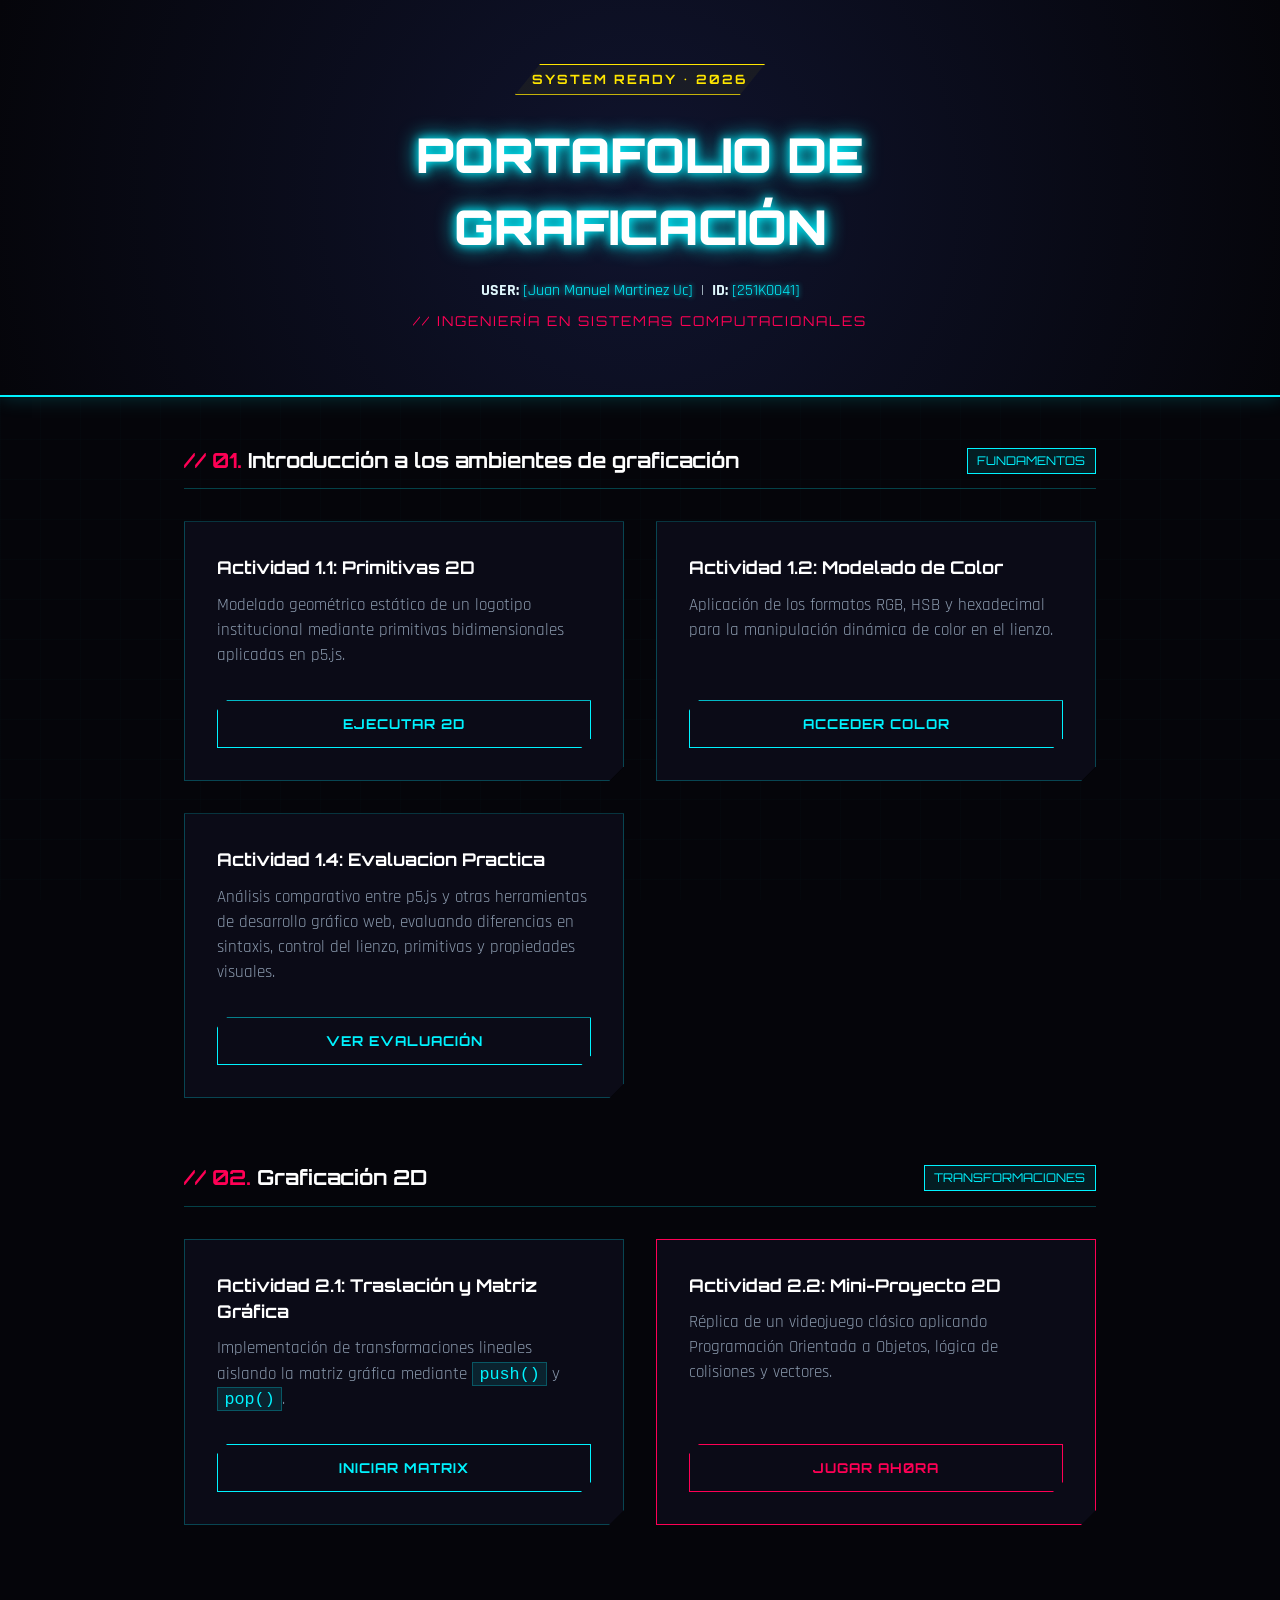
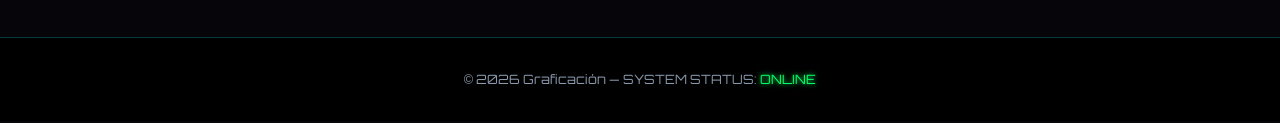
<file: index.html>
<!DOCTYPE html>
<html lang="es">
<head>
    <meta charset="UTF-8">
    <meta name="viewport" content="width=device-width, initial-scale=1.0">
    <meta name="description" content="Portafolio de prácticas de la materia de Graficación - ISC.">
    <title>Portafolio Cyberpunk | Graficación ISC</title>
    
    <link rel="preconnect" href="https://fonts.googleapis.com">
    <link rel="preconnect" href="https://fonts.gstatic.com" crossorigin>
    <link href="https://fonts.googleapis.com/css2?family=Orbitron:wght@500;700;900&family=Rajdhani:wght@500;600;700&display=swap" rel="stylesheet">
    
    <link rel="stylesheet" href="CSS/style.css">
</head>
<body>

    <!-- Fondo de Cuadrícula Dinámica y Contenedor de Partículas -->
    <div class="cyber-grid"></div>
    <div id="particles-container"></div>

    <header class="hero">
        <div class="hero-container">
            <span class="badge" data-glitch="SYSTEM READY">SYSTEM READY • 2026</span>
            <h1 class="glitch-title" data-text="Portafolio de Graficación">Portafolio de Graficación</h1>
            <p class="author-info">
                <strong>USER:</strong> <span class="cyber-text">[Juan Manuel Martinez Uc]</span> &nbsp;|&nbsp; 
                <strong>ID:</strong> <span class="cyber-text">[251K0041]</span>
            </p>
            <p class="subtext">// INGENIERÍA EN SISTEMAS COMPUTACIONALES</p>
        </div>
    </header>

    <main class="main-container">

        <!-- Unidad 1 -->
        <section class="unidad-seccion">
            <div class="section-header">
                <h2><span>// 01.</span> Introducción a los ambientes de graficación</h2>
                <span class="unit-tag">Fundamentos</span>
            </div>
            
            <div class="grid-actividades">
                <article class="tarjeta-actividad" data-tilt>
                    <div class="card-content">
                        <h3>Actividad 1.1: Primitivas 2D</h3>
                        <p>Modelado geométrico estático de un logotipo institucional mediante primitivas bidimensionales aplicadas en p5.js.</p>
                    </div>
                    <a href="https://editor.p5js.org/Juan-M-martinez-Uc/full/m8vUhTrFT" target="_blank" rel="noopener noreferrer" class="btn-enlace">
                        <span>EJECUTAR 2D</span>
                    </a>
                </article>

                <article class="tarjeta-actividad" data-tilt>
                    <div class="card-content">
                        <h3>Actividad 1.2: Modelado de Color</h3>
                        <p>Aplicación de los formatos RGB, HSB y hexadecimal para la manipulación dinámica de color en el lienzo.</p>
                    </div>
                    <a href="https://editor.p5js.org/Juan-M-martinez-Uc/full/XwELN2bNk" target="_blank" rel="noopener noreferrer" class="btn-enlace">
                        <span>ACCEDER COLOR</span>
                    </a>
                </article>

                  <article class="tarjeta-actividad" data-tilt>
                    <div class="card-content">
                        <h3>Actividad 1.4: Evaluacion  Practica</h3>
                        <p>Análisis comparativo entre p5.js y otras herramientas de desarrollo gráfico web, evaluando diferencias en sintaxis, control del lienzo, primitivas y propiedades visuales.</p>                    </div>
                    <a href="lienzo primitivo.html" target="_blank" rel="noopener noreferrer" class="btn-enlace">
                       <span>VER EVALUACIÓN</span>
                    </a>
                </article>
            </div>
        </section>

        <!-- Unidad 2 -->
        <section class="unidad-seccion">
            <div class="section-header">
                <h2><span>// 02.</span> Graficación 2D</h2>
                <span class="unit-tag">Transformaciones</span>
            </div>

            <div class="grid-actividades">
                <article class="tarjeta-actividad" data-tilt>
                    <div class="card-content">
                        <h3>Actividad 2.1: Traslación y Matriz Gráfica</h3>
                        <p>Implementación de transformaciones lineales aislando la matriz gráfica mediante <code>push()</code> y <code>pop()</code>.</p>
                    </div>
                    <a href="#" target="_blank" rel="noopener noreferrer" class="btn-enlace">
                        <span>INICIAR MATRIX</span>
                    </a>
                </article>

                <article class="tarjeta-actividad highlight" data-tilt>
                    <div class="card-content">
                        <h3>Actividad 2.2: Mini-Proyecto 2D</h3>
                        <p>Réplica de un videojuego clásico aplicando Programación Orientada a Objetos, lógica de colisiones y vectores.</p>
                    </div>
                    <a href="https://editor.p5js.org/Juan-M-martinez-Uc/full/pWj_8a9rr" target="_blank" rel="noopener noreferrer" class="btn-enlace btn-primary">
                        <span>JUGAR AH0RA</span>
                    </a>
                </article>
            </div>
        </section>

    </main>

    <footer class="footer">
        <p>&copy; 2026 Graficación — SYSTEM STATUS: <span class="status-online">ONLINE</span></p>
    </footer>

    <script src="js/script.js"></script>
</body>
</html>
</file>
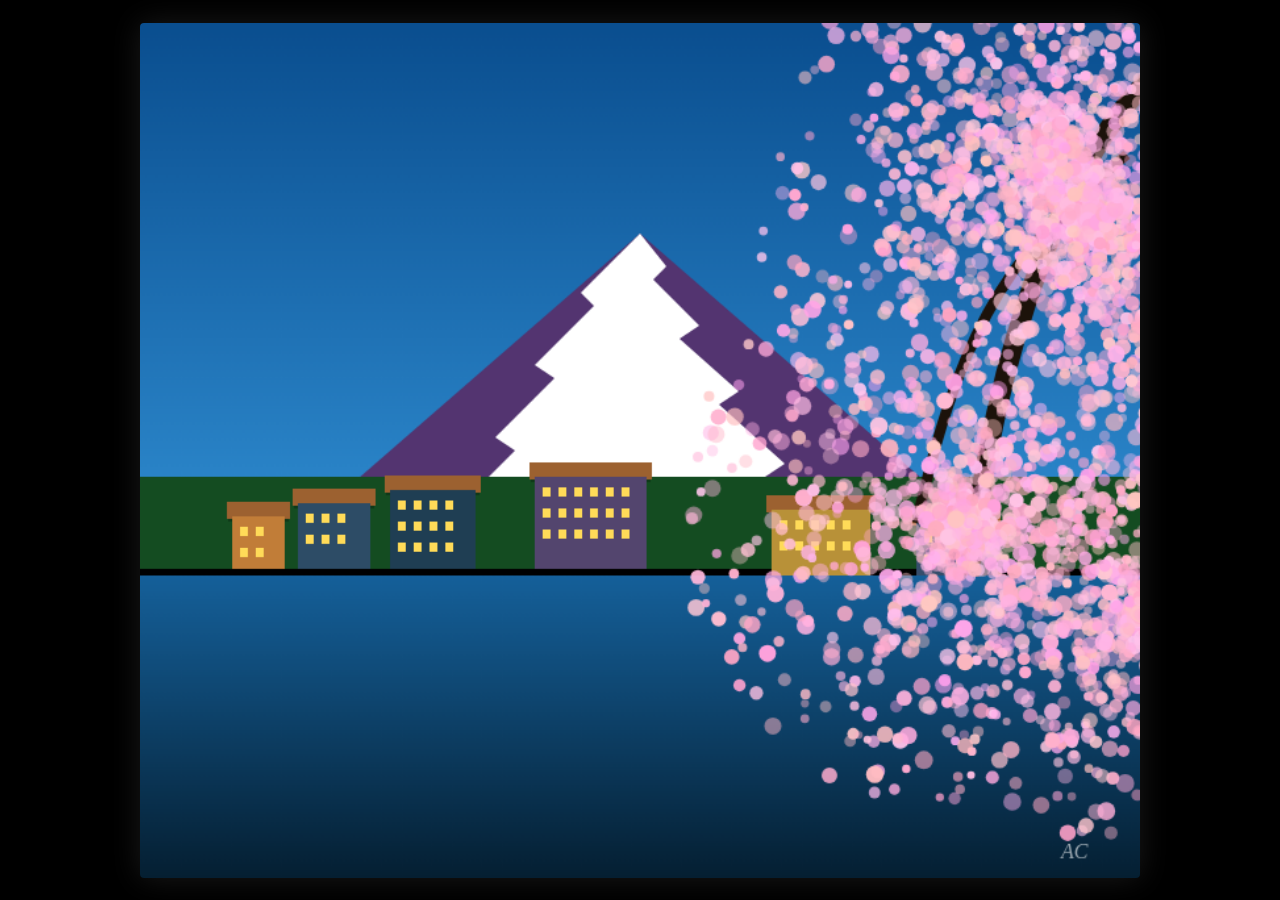
<file: lienzo primitivo.html>
<!DOCTYPE html>
<html lang="es">
<head>
    <meta charset="UTF-8">
    <meta name="viewport" content="width=device-width, initial-scale=1.0">
    <title>Pintura Monte Fuji - HTML5 Canvas Completo</title>
    
    <!-- INICIO DE ESTILOS CSS -->
    <style>
        /* Configuración de la página web para centrar el lienzo en la pantalla */
        body {
            display: flex;                 /* Utiliza un contenedor flexible */
            justify-content: center;       /* Centra horizontalmente el contenido */
            align-items: center;           /* Centra verticalmente el contenido */
            height: 100vh;                 /* Ocupa el 100% de la altura de la pantalla */
            background-color: #000;        /* Color de fondo de la página (negro) */
            margin: 0;                     /* Elimina los márgenes predeterminados del navegador */
            overflow: hidden;              /* Oculta las barras de desplazamiento */
        }

        /* Propiedades visuales del lienzo (Canvas) */
        canvas {
            width: auto;                   /* Ajusta el ancho automáticamente */
            height: 95vh;                  /* Altura adaptada al 95% de la pantalla */
            max-width: 100%;               /* Ancho máximo responsivo */
            box-shadow: 0 0 30px rgba(255,255,255,0.1); /* Sombra difuminada alrededor del lienzo */
            border-radius: 4px;            /* Esquinas ligeramente redondeadas */
        }
    </style>
    <!-- FIN DE ESTILOS CSS -->

</head>
<body>

    <!-- CREACIÓN Y CONFIGURACIÓN DEL LIENZO (HTML5 Canvas) -->
    <!-- Se define un lienzo con una resolución interna de 760 píxeles de ancho por 650 de alto -->
    <canvas id="lienzoPintura" width="760" height="650"></canvas>

    <!-- INICIO DE SCRIPT JAVASCRIPT (API NATIVA 2D) -->
    <script>
        // Obtenemos el elemento canvas del documento HTML
        const canvas = document.getElementById('lienzoPintura');
        
        // Creamos el contexto de renderizado en 2D para poder dibujar sobre el lienzo
        const ctx = canvas.getContext('2d');

        // =========================================================================
        // 1. SECCIÓN: CIELO (Primitiva geométrica: Rectángulo con gradiente de color)
        // =========================================================================
        
        // Creamos un degradado lineal vertical para simular la tonalidad del cielo
        let gradienteCielo = ctx.createLinearGradient(0, 0, 0, 350);
        gradienteCielo.addColorStop(0, '#0a4e8f'); // Color formato HEX en la parte superior (Azul oscuro)
        gradienteCielo.addColorStop(1, '#2a84c8'); // Color formato HEX en la parte inferior (Azul claro)
        
        // Aplicamos el color de relleno del gradiente
        ctx.fillStyle = gradienteCielo;
        
        // Dibujamos un rectángulo que cubre la parte superior de la pantalla (Posición X:0, Y:0, Ancho: 760, Alto: 360)
        ctx.fillRect(0, 0, canvas.width, 360);

        // =========================================================================
        // 2. SECCIÓN: MONTE FUJI (Primitiva geométrica: Trazos poligonales y rutas)
        // =========================================================================
        
        // --- A. Base de la montaña (Triángulo principal morado) ---
        ctx.beginPath();
        ctx.moveTo(150, 360); // Posición inicial: Esquina inferior izquierda de la base de la montaña
        ctx.lineTo(380, 160); // Posición superior: Cima exacta del Monte Fuji (Centro alineado)
        ctx.lineTo(610, 360); // Posición final: Esquina inferior derecha de la base
        ctx.closePath();
        
        ctx.fillStyle = '#533470'; // Aplicación de color sólido en formato HEX (Morado oscuro)
        ctx.fill();                // Rellena la figura geométrica de la montaña

        // --- B. Nieve en la cima (Alineada perfectamente al centro) ---
        ctx.beginPath();
        ctx.moveTo(380, 160); // Inicia exactamente en la misma cima de la montaña
        
        // Trazado de los picos irregulares del lado derecho de la nieve
        ctx.lineTo(400, 185); 
        ctx.lineTo(390, 195);
        ctx.lineTo(425, 230); 
        ctx.lineTo(410, 240);
        ctx.lineTo(455, 280); 
        ctx.lineTo(440, 290);
        ctx.lineTo(490, 335); 
        ctx.lineTo(475, 345);
        ctx.lineTo(510, 360); // Conecta hacia el borde inferior derecho de la ladera
        
        // Línea base inferior que delimita la nieve con la base morada
        ctx.lineTo(250, 360); 
        
        // Trazado de los picos irregulares del lado izquierdo de la nieve (subiendo hacia la cima)
        ctx.lineTo(285, 325);
        ctx.lineTo(270, 315);
        ctx.lineTo(315, 270); 
        ctx.lineTo(300, 260);
        ctx.lineTo(345, 215); 
        ctx.lineTo(335, 205);
        ctx.lineTo(365, 175);
        ctx.closePath();
        
        ctx.fillStyle = '#ffffff'; // Color blanco puro para simular la nieve
        ctx.fill();                // Rellena la forma de la nieve dentro de la montaña

        // =========================================================================
        // 3. SECCIÓN: COLINAS Y PUEBLO (Primitivas: Rectángulos y bucles de repetición)
        // =========================================================================
        
        // Capa de colinas verdes oscuras ubicadas en la falda de la montaña
        ctx.fillStyle = '#144c21'; // Color verde oscuro formato HEX
        ctx.fillRect(0, 345, canvas.width, 70); // Posición Y: 345, Altura: 70px

        // Función modular para dibujar cada casa del pueblo controlando tamaño, posición y contorno
        function dibujarCasa(x, y, w, h, colorPared, colorTecho) {
            // Propiedad: Sombra suave bajo el techo usando transparencia (RGBA)
            ctx.fillStyle = 'rgba(0,0,0,0.25)';
            ctx.fillRect(x - 3, y - 10, w + 6, 14);
            
            // Propiedad: Tamaño y posición del techo de la casa
            ctx.fillStyle = colorTecho;
            ctx.fillRect(x - 4, y - 11, w + 8, 13);
            
            // Propiedad: Tamaño y posición de la pared principal de la casa
            ctx.fillStyle = colorPared;
            ctx.fillRect(x, y, w, h);
            
            // Ventanas de las casas (Generadas automáticamente en un bucle según el ancho y alto)
            ctx.fillStyle = '#ffdb58'; // Color amarillo brillante para las ventanas iluminadas
            let numVentanasW = Math.floor(w / 14);
            let numVentanasH = Math.floor(h / 18);
            for(let i = 1; i <= numVentanasW; i++) {
                for(let j = 1; j <= numVentanasH; j++) {
                    ctx.fillRect(x + (i * 12) - 6, y + (j * 16) - 8, 6, 7); // Posición calculada de cada ventana
                }
            }
        }

        // Llamadas a la función para ubicar las casas del pueblo en distintas posiciones (X, Y) con diversos tamaños
        dibujarCasa(70, 375, 40, 40, '#c17d38', '#9c6130'); // Casa 1 (Izquierda, marrón)
        dibujarCasa(120, 365, 55, 50, '#2d4c66', '#9c6130'); // Casa 2 (Azul oscuro)
        dibujarCasa(190, 355, 65, 60, '#1f3e53', '#9c6130'); // Casa 3 (Azul mediano)
        dibujarCasa(300, 345, 85, 70, '#53456e', '#9c6130'); // Casa 4 (Central, grande, morada)
        dibujarCasa(480, 370, 75, 50, '#b89138', '#9c6130'); // Casa 5 (Derecha, ocre)
        dibujarCasa(590, 380, 60, 40, '#364e6c', '#9c6130'); // Casa 6 (Extremo derecho, azul)

        // =========================================================================
        // 4. SECCIÓN: LAGO (Primitiva geométrica: Rectángulo con gradiente inferior)
        // =========================================================================
        
        // Creamos un gradiente vertical para simular la profundidad del agua del lago
        let gradienteLago = ctx.createLinearGradient(0, 420, 0, canvas.height);
        gradienteLago.addColorStop(0, '#15609a'); // Azul brillante en la superficie del agua
        gradienteLago.addColorStop(1, '#051f32'); // Azul muy oscuro en la profundidad inferior
        
        ctx.fillStyle = gradienteLago;
        
        // Dibujamos el rectángulo del lago ocupando toda la parte inferior (Posición Y: 420 hasta el fondo)
        ctx.fillRect(0, 420, canvas.width, canvas.height - 420);

        // =========================================================================
        // 5. SECCIÓN: ÁRBOL DE CEREZO Y FLORES (Contornos, Posición y Transparencia)
        // =========================================================================
        
        // --- A. Ramas principales del cerezo ---
        ctx.strokeStyle = '#1c120a'; // Color de contorno muy oscuro (Marrón casi negro)
        
        // Rama principal superior (Propiedad de contorno: Grosor de 15 píxeles)
        ctx.lineWidth = 15; 
        ctx.beginPath();
        ctx.moveTo(780, 30); // Posición inicial de la rama en el borde superior derecho
        ctx.bezierCurveTo(700, 100, 650, 250, 630, 420); // Curva de Bezier para darle forma orgánica
        ctx.stroke(); // Dibuja el contorno de la rama

        // Rama secundaria del árbol (Propiedad de contorno: Grosor de 8 píxeles)
        ctx.lineWidth = 8;
        ctx.beginPath();
        ctx.moveTo(750, 100);
        ctx.bezierCurveTo(650, 180, 620, 250, 590, 380);
        ctx.stroke();

        // --- B. Flores de cerezo (Primitiva geométrica: Círculos con transparencia y tamaño variable) ---
        function dibujarRacimoFlores(x, y, radioMax, densidad) {
            for (let i = 0; i < densidad; i++) {
                let angulo = Math.random() * Math.PI * 2;
                let radio = Math.pow(Math.random(), 2) * radioMax; // Distribución radial concentrada
                
                // Posición (X, Y) calculada de cada flor individual de manera aleatoria controlada
                let px = x + Math.cos(angulo) * radio;
                let py = y + Math.sin(angulo) * radio;
                
                // Propiedad: Tamaño aleatorio pequeño para simular pétalos (radio entre 3 y 7 px)
                let tamano = Math.random() * 4 + 3;
                
                // Propiedad: Transparencia y Color variable usando formato RGBA
                let tonoRosa = `rgba(255, ${160 + Math.random() * 40}, ${190 + Math.random() * 50}, ${Math.random() * 0.6 + 0.4})`;
                ctx.fillStyle = tonoRosa;
                
                // Primitiva de círculo (Arc) para cada pétalo/flor
                ctx.beginPath();
                ctx.arc(px, py, tamano, 0, Math.PI * 2);
                ctx.fill();
            }
        }

        // Generación de múltiples racimos densos cubriendo la esquina superior y derecha de la pantalla
        dibujarRacimoFlores(720, 150, 250, 1500); // Racimo masivo principal derecho
        dibujarRacimoFlores(630, 380, 220, 1200); // Racimo central sobre el lago
        dibujarRacimoFlores(760, 450, 180, 800);  // Racimo inferior derecho
        dibujarRacimoFlores(690, 100, 150, 600);  // Racimo superior central

        // =========================================================================
        // 6. SECCIÓN: DETALLES FINALES Y FIRMA DEL ARTISTA
        // =========================================================================
        
        // Propiedades de estilo de texto, color y transparencia para la firma
        ctx.fillStyle = 'rgba(255, 255, 255, 0.6)'; // Color blanco con 60% de transparencia (Alfa)
        ctx.font = 'italic 16px Georgia, serif';      // Estilo, tamaño y tipografía del texto
        ctx.fillText('AC', canvas.width - 60, canvas.height - 15); // Posición del texto en la esquina inferior derecha

    </script>
    <!-- FIN DE SCRIPT JAVASCRIPT -->

</body>
</html>
</file>
<file: CSS/style.css>
:root {
    --bg-color: #05050a;
    --card-bg: rgba(13, 14, 27, 0.85);
    --cyan-neon: #00f3ff;
    --magenta-neon: #ff0055;
    --yellow-neon: #ffe600;
    --text-primary: #e0f7fc;
    --text-secondary: #8a99ad;
    --border-color: rgba(0, 243, 255, 0.25);
    --font-heading: 'Orbitron', sans-serif;
    --font-body: 'Rajdhani', sans-serif;
}

* {
    box-sizing: border-box;
    margin: 0;
    padding: 0;
}

body {
    font-family: var(--font-body);
    background-color: var(--bg-color);
    color: var(--text-primary);
    line-height: 1.5;
    display: flex;
    flex-direction: column;
    min-height: 100vh;
    overflow-x: hidden;
    perspective: 1000px;
}

/* Fondo de Malla 3D Animada */
.cyber-grid {
    position: fixed;
    top: 0;
    left: 0;
    width: 100vw;
    height: 100vh;
    background: 
        linear-gradient(rgba(5, 5, 10, 0.85), rgba(5, 5, 10, 0.85)),
        linear-gradient(90deg, rgba(0, 243, 255, 0.07) 1px, transparent 1px),
        linear-gradient(0deg, rgba(0, 243, 255, 0.07) 1px, transparent 1px);
    background-size: 100% 100%, 40px 40px, 40px 40px;
    z-index: -2;
    animation: gridScroll 10s linear infinite;
}

@keyframes gridScroll {
    0% { background-position: 0 0, 0 0, 0 0; }
    100% { background-position: 0 0, 0 40px, 40px 0; }
}

/* Contenedor de Partículas Flotantes */
#particles-container {
    position: fixed;
    top: 0;
    left: 0;
    width: 100%;
    height: 100%;
    z-index: -1;
    pointer-events: none;
}

.particle {
    position: absolute;
    width: 2px;
    height: 2px;
    background: var(--cyan-neon);
    box-shadow: 0 0 8px var(--cyan-neon);
    border-radius: 50%;
    animation: floatUp linear infinite;
}

@keyframes floatUp {
    from {
        transform: translateY(100vh);
        opacity: 0;
    }
    50% { opacity: 0.8; }
    to {
        transform: translateY(-10vh);
        opacity: 0;
    }
}

/* Header & Glitch Effect */
.hero {
    background: radial-gradient(circle at center, #10142e 0%, var(--bg-color) 100%);
    padding: 4rem 1.5rem;
    text-align: center;
    border-bottom: 2px solid var(--cyan-neon);
    box-shadow: 0 0 20px rgba(0, 243, 255, 0.2);
}

.hero-container {
    max-width: 800px;
    margin: 0 auto;
}

.badge {
    display: inline-block;
    color: var(--yellow-neon);
    font-family: var(--font-heading);
    font-size: 0.8rem;
    font-weight: 700;
    letter-spacing: 2px;
    padding: 0.3rem 1rem;
    border: 1px solid var(--yellow-neon);
    background: rgba(255, 230, 0, 0.05);
    margin-bottom: 1.5rem;
    clip-path: polygon(10% 0, 100% 0, 90% 100%, 0 100%);
    animation: pulseGlow 2s infinite alternate;
}

@keyframes pulseGlow {
    from { box-shadow: 0 0 5px rgba(255, 230, 0, 0.2); }
    to { box-shadow: 0 0 15px rgba(255, 230, 0, 0.6); }
}

.hero h1 {
    font-family: var(--font-heading);
    font-size: clamp(2rem, 5vw, 3rem);
    font-weight: 900;
    text-transform: uppercase;
    color: #fff;
    text-shadow: 0 0 10px var(--cyan-neon), 0 0 20px var(--cyan-neon);
    margin-bottom: 1rem;
}

.cyber-text {
    color: var(--cyan-neon);
    text-shadow: 0 0 5px var(--cyan-neon);
}

.subtext {
    font-family: var(--font-heading);
    font-size: 0.85rem;
    color: var(--magenta-neon);
    letter-spacing: 2px;
    margin-top: 0.5rem;
}

/* Layout Principal */
.main-container {
    max-width: 960px;
    width: 100%;
    margin: 3rem auto;
    padding: 0 1.5rem;
    flex: 1;
}

.unidad-seccion {
    margin-bottom: 4rem;
}

.section-header {
    display: flex;
    align-items: center;
    justify-content: space-between;
    border-bottom: 1px solid var(--border-color);
    padding-bottom: 0.75rem;
    margin-bottom: 2rem;
}

.section-header h2 {
    font-family: var(--font-heading);
    font-size: 1.3rem;
    color: #fff;
}

.section-header h2 span {
    color: var(--magenta-neon);
}

.unit-tag {
    font-family: var(--font-heading);
    font-size: 0.75rem;
    text-transform: uppercase;
    color: var(--cyan-neon);
    border: 1px solid var(--cyan-neon);
    padding: 0.2rem 0.6rem;
    background: rgba(0, 243, 255, 0.1);
}

/* Tarjetas Dinámicas 3D */
.grid-actividades {
    display: grid;
    grid-template-columns: repeat(auto-fit, minmax(290px, 1fr));
    gap: 2rem;
}

.tarjeta-actividad {
    background: var(--card-bg);
    padding: 2rem;
    border: 1px solid var(--border-color);
    position: relative;
    backdrop-filter: blur(5px);
    clip-path: polygon(0 0, 100% 0, 100% calc(100% - 15px), calc(100% - 15px) 100%, 0 100%);
    display: flex;
    flex-direction: column;
    justify-content: space-between;
    transform-style: preserve-3d;
    transition: transform 0.1s ease, border-color 0.3s ease, box-shadow 0.3s ease;
}

.tarjeta-actividad:hover {
    border-color: var(--cyan-neon);
    box-shadow: 0 0 25px rgba(0, 243, 255, 0.25);
}

.tarjeta-actividad.highlight {
    border-color: var(--magenta-neon);
}

.tarjeta-actividad.highlight:hover {
    box-shadow: 0 0 25px rgba(255, 0, 85, 0.35);
}

.card-content h3 {
    font-family: var(--font-heading);
    font-size: 1.1rem;
    color: #fff;
    margin-bottom: 0.75rem;
}

.card-content p {
    font-size: 1.05rem;
    color: var(--text-secondary);
    margin-bottom: 2rem;
}

code {
    background: rgba(0, 243, 255, 0.1);
    color: var(--cyan-neon);
    padding: 0.1rem 0.4rem;
    border: 1px solid var(--border-color);
    font-family: monospace;
}

/* Botones Neon con Animación de Escaneo */
.btn-enlace {
    display: inline-flex;
    align-items: center;
    justify-content: center;
    width: 100%;
    padding: 0.8rem 1.25rem;
    background: transparent;
    color: var(--cyan-neon);
    border: 1px solid var(--cyan-neon);
    text-decoration: none;
    font-family: var(--font-heading);
    font-size: 0.85rem;
    font-weight: 700;
    letter-spacing: 1px;
    position: relative;
    overflow: hidden;
    transition: all 0.3s ease;
    clip-path: polygon(10px 0, 100% 0, 100% calc(100% - 10px), calc(100% - 10px) 100%, 0 100%, 0 10px);
}

.btn-enlace::before {
    content: '';
    position: absolute;
    top: 0;
    left: -100%;
    width: 100%;
    height: 100%;
    background: linear-gradient(90deg, transparent, rgba(0, 243, 255, 0.4), transparent);
    transition: left 0.5s ease;
}

.btn-enlace:hover::before {
    left: 100%;
}

.btn-enlace:hover {
    background: var(--cyan-neon);
    color: var(--bg-color);
    box-shadow: 0 0 15px var(--cyan-neon);
}

.btn-primary {
    color: var(--magenta-neon);
    border-color: var(--magenta-neon);
}

.btn-primary::before {
    background: linear-gradient(90deg, transparent, rgba(255, 0, 85, 0.4), transparent);
}

.btn-primary:hover {
    background: var(--magenta-neon);
    color: #fff;
    box-shadow: 0 0 15px var(--magenta-neon);
}

/* Footer */
.footer {
    text-align: center;
    padding: 2rem 1rem;
    background: #000;
    border-top: 1px solid var(--border-color);
    font-family: var(--font-heading);
    font-size: 0.8rem;
    color: var(--text-secondary);
}

.status-online {
    color: #00ff66;
    text-shadow: 0 0 5px #00ff66;
}
</file>
